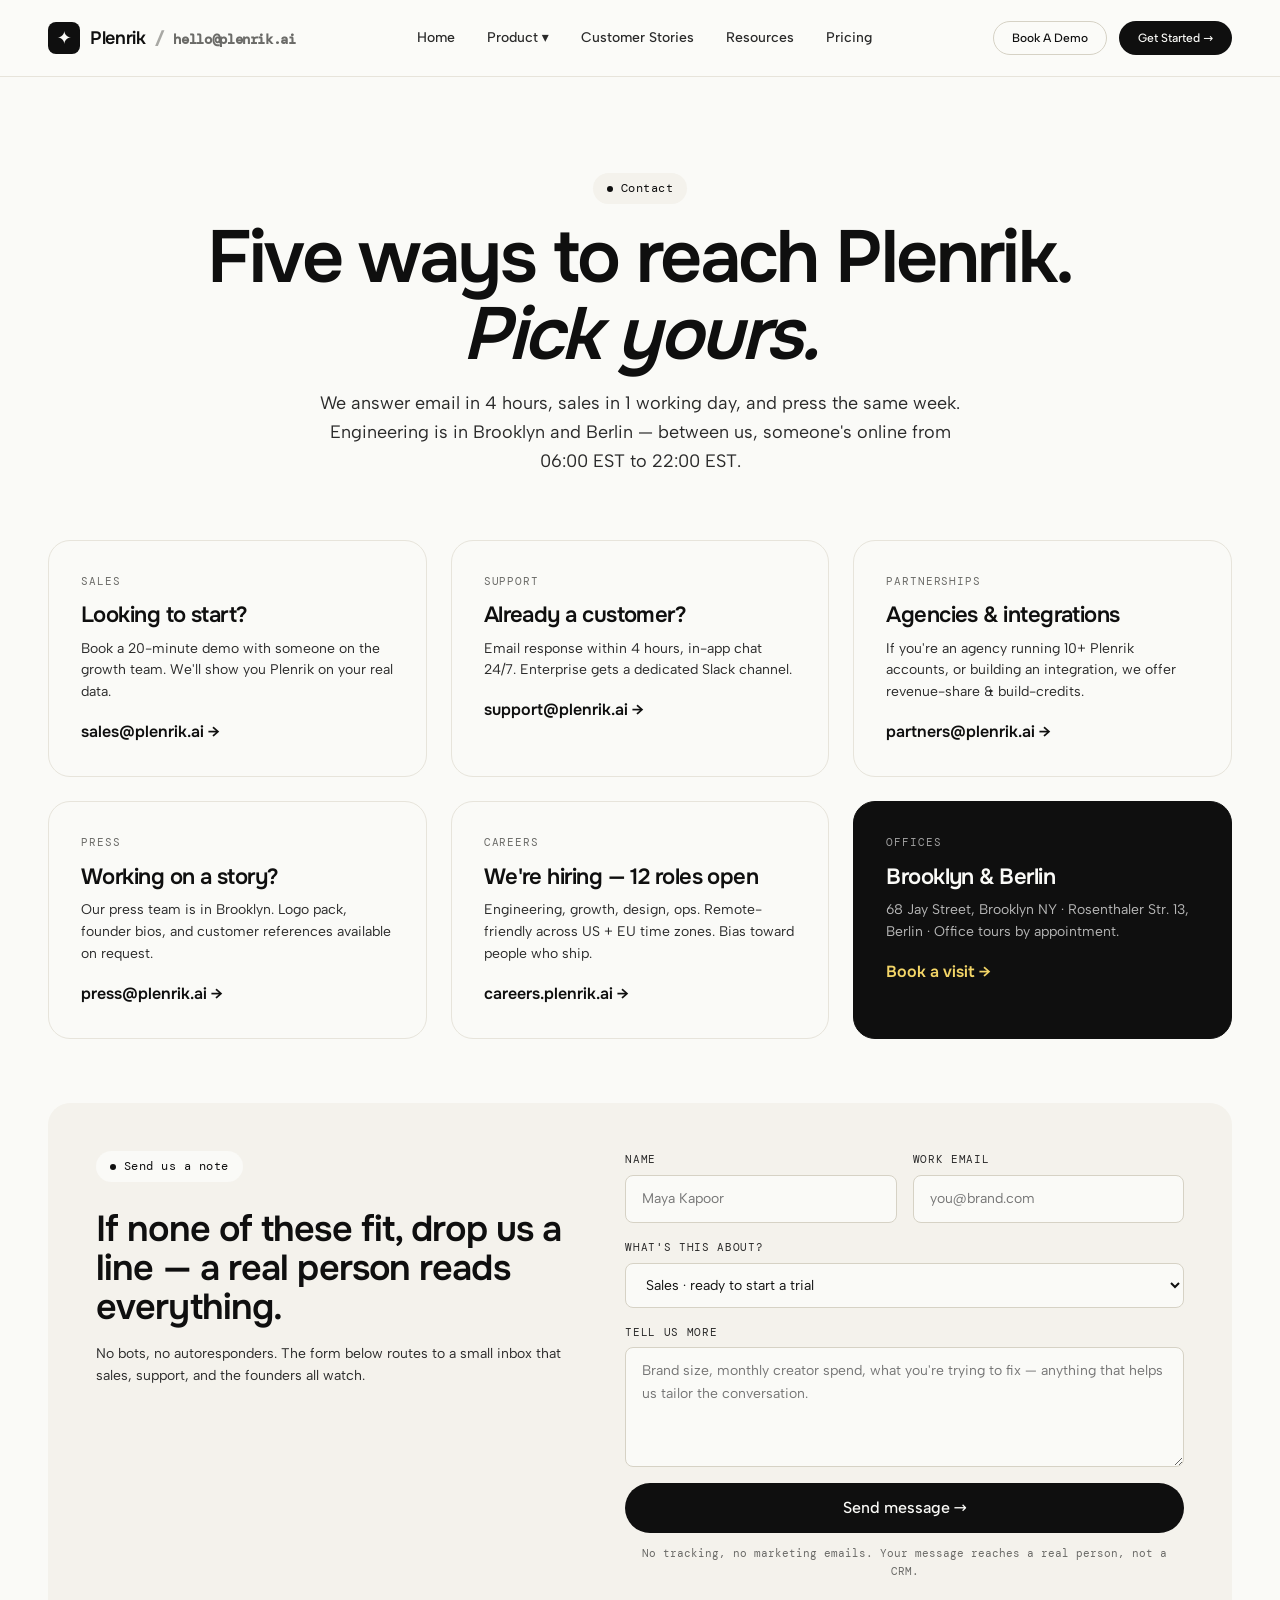
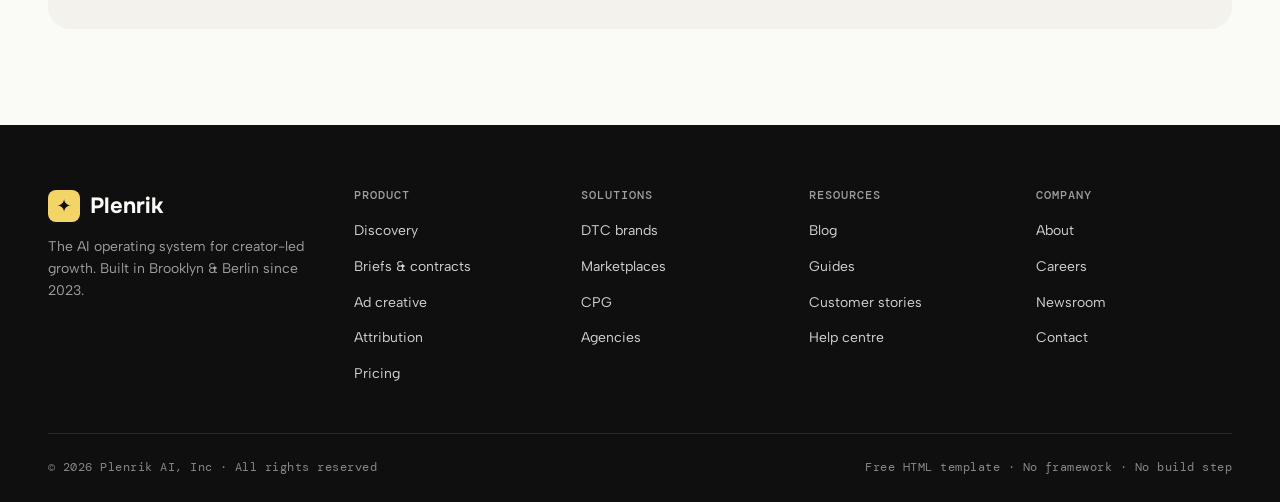
<file: contact.html>
<!doctype html>
<html lang="en">
<head>
  <meta charset="utf-8" />
  <meta name="viewport" content="width=device-width, initial-scale=1" />
  <title>Contact — Plenrik</title>
  <meta name="description" content="Get in touch with Plenrik — sales, support, partnerships, and press." />
  <meta name="theme-color" content="#FAFAF7" />
  <link rel="preconnect" href="https://fonts.googleapis.com" />
  <link rel="preconnect" href="https://fonts.gstatic.com" crossorigin />
  <link rel="stylesheet" href="https://fonts.googleapis.com/css2?family=Onest:wght@400;500;600;700&family=Albert+Sans:wght@400;500;600;700&family=DM+Mono:wght@400;500&family=Lobster&family=Plus+Jakarta+Sans:wght@600;700&display=swap" />
  <link rel="stylesheet" href="assets/css/styles.css" />
</head>
<body>
  <a class="skip-link" href="#main">Skip to content</a>

  <header class="site-header">
    <div class="container">
      <a href="index.html" class="brand"><span class="brand-mark">✦</span> <span><strong style="font-weight:600">Plenrik</strong> <span class="dot">/</span> <span class="at">hello@plenrik.ai</span></span></a>
      <nav class="main-nav" aria-label="Primary">
        <a href="index.html">Home</a>
        <a href="product.html">Product ▾</a>
        <a href="stories.html">Customer Stories</a>
        <a href="resources.html">Resources</a>
        <a href="pricing.html">Pricing</a>
      </nav>
      <div class="header-cta">
        <a href="#" class="btn btn--ghost btn--sm">Book A Demo</a>
        <a href="pricing.html" class="btn btn--ink btn--sm">Get Started →</a>
        <button class="nav-toggle" aria-label="Open menu">≡</button>
      </div>
    </div>
  </header>

  <div class="drawer" id="drawer" aria-hidden="true">
    <div class="drawer-head"><a href="index.html" class="brand"><span class="brand-mark">✦</span> Plenrik</a><button class="drawer-close">Close ✕</button></div>
    <a href="index.html">Home</a><a href="product.html">Product</a><a href="stories.html">Customer Stories</a>
    <a href="resources.html">Resources</a><a href="pricing.html">Pricing</a>
  </div>

  <main id="main">

    <section class="page-head">
      <div class="container">
        <span class="section-eyebrow"><span class="dot"></span> Contact</span>
        <h1>Five ways to reach Plenrik. <em>Pick yours.</em></h1>
        <p>We answer email in 4 hours, sales in 1 working day, and press the same week. Engineering is in Brooklyn and Berlin — between us, someone's online from 06:00 EST to 22:00 EST.</p>
      </div>
    </section>

    <section class="section" style="padding-top: 0">
      <div class="container">
        <div style="display: grid; grid-template-columns: repeat(3, 1fr); gap: var(--s5); margin-bottom: var(--s8)">

          <article class="story-card" style="padding: var(--s6)">
            <div class="cat" style="font-family: var(--ff-mono); font-size: 11px; letter-spacing: 0.08em; text-transform: uppercase; color: var(--ink-mute); margin-bottom: var(--s3)">SALES</div>
            <h3 style="font-size: var(--text-lg); margin-bottom: var(--s2)">Looking to start?</h3>
            <p style="color: var(--fg-soft); font-size: var(--text-sm); line-height: 1.55; margin-bottom: var(--s4)">Book a 20-minute demo with someone on the growth team. We'll show you Plenrik on your real data.</p>
            <a href="mailto:sales@plenrik.ai" style="font-family: var(--ff-display); font-weight: 600; color: var(--ink)">sales@plenrik.ai →</a>
          </article>

          <article class="story-card" style="padding: var(--s6)">
            <div class="cat" style="font-family: var(--ff-mono); font-size: 11px; letter-spacing: 0.08em; text-transform: uppercase; color: var(--ink-mute); margin-bottom: var(--s3)">SUPPORT</div>
            <h3 style="font-size: var(--text-lg); margin-bottom: var(--s2)">Already a customer?</h3>
            <p style="color: var(--fg-soft); font-size: var(--text-sm); line-height: 1.55; margin-bottom: var(--s4)">Email response within 4 hours, in-app chat 24/7. Enterprise gets a dedicated Slack channel.</p>
            <a href="mailto:support@plenrik.ai" style="font-family: var(--ff-display); font-weight: 600; color: var(--ink)">support@plenrik.ai →</a>
          </article>

          <article class="story-card" style="padding: var(--s6)">
            <div class="cat" style="font-family: var(--ff-mono); font-size: 11px; letter-spacing: 0.08em; text-transform: uppercase; color: var(--ink-mute); margin-bottom: var(--s3)">PARTNERSHIPS</div>
            <h3 style="font-size: var(--text-lg); margin-bottom: var(--s2)">Agencies &amp; integrations</h3>
            <p style="color: var(--fg-soft); font-size: var(--text-sm); line-height: 1.55; margin-bottom: var(--s4)">If you're an agency running 10+ Plenrik accounts, or building an integration, we offer revenue-share &amp; build-credits.</p>
            <a href="mailto:partners@plenrik.ai" style="font-family: var(--ff-display); font-weight: 600; color: var(--ink)">partners@plenrik.ai →</a>
          </article>

          <article class="story-card" style="padding: var(--s6)">
            <div class="cat" style="font-family: var(--ff-mono); font-size: 11px; letter-spacing: 0.08em; text-transform: uppercase; color: var(--ink-mute); margin-bottom: var(--s3)">PRESS</div>
            <h3 style="font-size: var(--text-lg); margin-bottom: var(--s2)">Working on a story?</h3>
            <p style="color: var(--fg-soft); font-size: var(--text-sm); line-height: 1.55; margin-bottom: var(--s4)">Our press team is in Brooklyn. Logo pack, founder bios, and customer references available on request.</p>
            <a href="mailto:press@plenrik.ai" style="font-family: var(--ff-display); font-weight: 600; color: var(--ink)">press@plenrik.ai →</a>
          </article>

          <article class="story-card" style="padding: var(--s6)">
            <div class="cat" style="font-family: var(--ff-mono); font-size: 11px; letter-spacing: 0.08em; text-transform: uppercase; color: var(--ink-mute); margin-bottom: var(--s3)">CAREERS</div>
            <h3 style="font-size: var(--text-lg); margin-bottom: var(--s2)">We're hiring — 12 roles open</h3>
            <p style="color: var(--fg-soft); font-size: var(--text-sm); line-height: 1.55; margin-bottom: var(--s4)">Engineering, growth, design, ops. Remote-friendly across US + EU time zones. Bias toward people who ship.</p>
            <a href="#" style="font-family: var(--ff-display); font-weight: 600; color: var(--ink)">careers.plenrik.ai →</a>
          </article>

          <article class="story-card" style="padding: var(--s6); background: var(--ink); color: var(--paper); border-color: var(--ink)">
            <div class="cat" style="font-family: var(--ff-mono); font-size: 11px; letter-spacing: 0.08em; text-transform: uppercase; color: rgba(255,255,255,0.6); margin-bottom: var(--s3)">OFFICES</div>
            <h3 style="font-size: var(--text-lg); margin-bottom: var(--s2); color: var(--paper)">Brooklyn &amp; Berlin</h3>
            <p style="color: rgba(255,255,255,0.7); font-size: var(--text-sm); line-height: 1.55; margin-bottom: var(--s4)">68 Jay Street, Brooklyn NY · Rosenthaler Str. 13, Berlin · Office tours by appointment.</p>
            <a href="#" style="font-family: var(--ff-display); font-weight: 600; color: var(--mustard)">Book a visit →</a>
          </article>

        </div>

        <!-- Send-a-message form -->
        <div style="display: grid; grid-template-columns: 1fr 1.2fr; gap: var(--s8); align-items: start; padding: var(--s7); background: var(--paper-soft); border-radius: var(--r-lg)">
          <div>
            <span class="section-eyebrow" style="background: var(--paper)"><span class="dot"></span> Send us a note</span>
            <h2 style="font-size: var(--text-2xl); margin-top: var(--s3); margin-bottom: var(--s4)">If none of these fit, drop us a line — a real person reads everything.</h2>
            <p style="color: var(--fg-soft); font-size: var(--text-sm); line-height: 1.6">No bots, no autoresponders. The form below routes to a small inbox that sales, support, and the founders all watch.</p>
          </div>

          <form onsubmit="event.preventDefault(); this.querySelector('button[type=submit]').textContent='Sent ✓ — we will reply within 24 hours';">
            <div style="display: grid; grid-template-columns: 1fr 1fr; gap: var(--s4); margin-bottom: var(--s4)">
              <label style="display: grid; gap: 6px">
                <span style="font-family: var(--ff-mono); font-size: 11px; letter-spacing: 0.06em; text-transform: uppercase; color: var(--fg-soft)">Name</span>
                <input type="text" required placeholder="Maya Kapoor" style="padding: 12px 16px; border: 1px solid var(--rule-strong); border-radius: var(--r-sm); background: var(--paper); font-size: var(--text-sm)" />
              </label>
              <label style="display: grid; gap: 6px">
                <span style="font-family: var(--ff-mono); font-size: 11px; letter-spacing: 0.06em; text-transform: uppercase; color: var(--fg-soft)">Work email</span>
                <input type="email" required placeholder="you@brand.com" style="padding: 12px 16px; border: 1px solid var(--rule-strong); border-radius: var(--r-sm); background: var(--paper); font-size: var(--text-sm)" />
              </label>
            </div>
            <label style="display: grid; gap: 6px; margin-bottom: var(--s4)">
              <span style="font-family: var(--ff-mono); font-size: 11px; letter-spacing: 0.06em; text-transform: uppercase; color: var(--fg-soft)">What's this about?</span>
              <select style="padding: 12px 16px; border: 1px solid var(--rule-strong); border-radius: var(--r-sm); background: var(--paper); font-size: var(--text-sm)">
                <option>Sales · ready to start a trial</option>
                <option>Demo · want to see the platform on our data</option>
                <option>Partnership · agency or integration</option>
                <option>Press · working on a story</option>
                <option>Support · we're an existing customer</option>
                <option>Something else</option>
              </select>
            </label>
            <label style="display: grid; gap: 6px; margin-bottom: var(--s4)">
              <span style="font-family: var(--ff-mono); font-size: 11px; letter-spacing: 0.06em; text-transform: uppercase; color: var(--fg-soft)">Tell us more</span>
              <textarea required placeholder="Brand size, monthly creator spend, what you're trying to fix — anything that helps us tailor the conversation." style="padding: 12px 16px; border: 1px solid var(--rule-strong); border-radius: var(--r-sm); background: var(--paper); font-size: var(--text-sm); resize: vertical; min-height: 120px; font-family: var(--ff-body)"></textarea>
            </label>
            <button class="btn btn--ink btn--lg" type="submit" style="width: 100%">Send message →</button>
            <p style="font-family: var(--ff-mono); font-size: 11px; color: var(--fg-mute); margin-top: var(--s3); text-align: center">No tracking, no marketing emails. Your message reaches a real person, not a CRM.</p>
          </form>
        </div>
      </div>
    </section>

  </main>

  <footer class="site-footer">
    <div class="container">
      <div class="footer-grid">
        <div class="footer-brand">
          <div class="mark"><span class="brand-mark">✦</span> Plenrik</div>
          <p>The AI operating system for creator-led growth. Built in Brooklyn &amp; Berlin since 2023.</p>
        </div>
        <div class="footer-col"><h4>Product</h4><ul>
          <li><a href="product.html">Discovery</a></li><li><a href="product.html">Briefs &amp; contracts</a></li>
          <li><a href="product.html">Ad creative</a></li><li><a href="product.html">Attribution</a></li>
          <li><a href="pricing.html">Pricing</a></li>
        </ul></div>
        <div class="footer-col"><h4>Solutions</h4><ul>
          <li><a href="#">DTC brands</a></li><li><a href="#">Marketplaces</a></li>
          <li><a href="#">CPG</a></li><li><a href="#">Agencies</a></li>
        </ul></div>
        <div class="footer-col"><h4>Resources</h4><ul>
          <li><a href="resources.html">Blog</a></li><li><a href="resources.html">Guides</a></li>
          <li><a href="stories.html">Customer stories</a></li><li><a href="#">Help centre</a></li>
        </ul></div>
        <div class="footer-col"><h4>Company</h4><ul>
          <li><a href="#">About</a></li><li><a href="#">Careers</a></li>
          <li><a href="#">Newsroom</a></li><li><a href="#">Contact</a></li>
        </ul></div>
      </div>
      <div class="footer-bottom">
        <span>© 2026 Plenrik AI, Inc · All rights reserved</span>
        <span>Free HTML template · No framework · No build step</span>
      </div>
    </div>
  </footer>

  <script src="assets/js/main.js" defer></script>
</body>
</html>
</file>
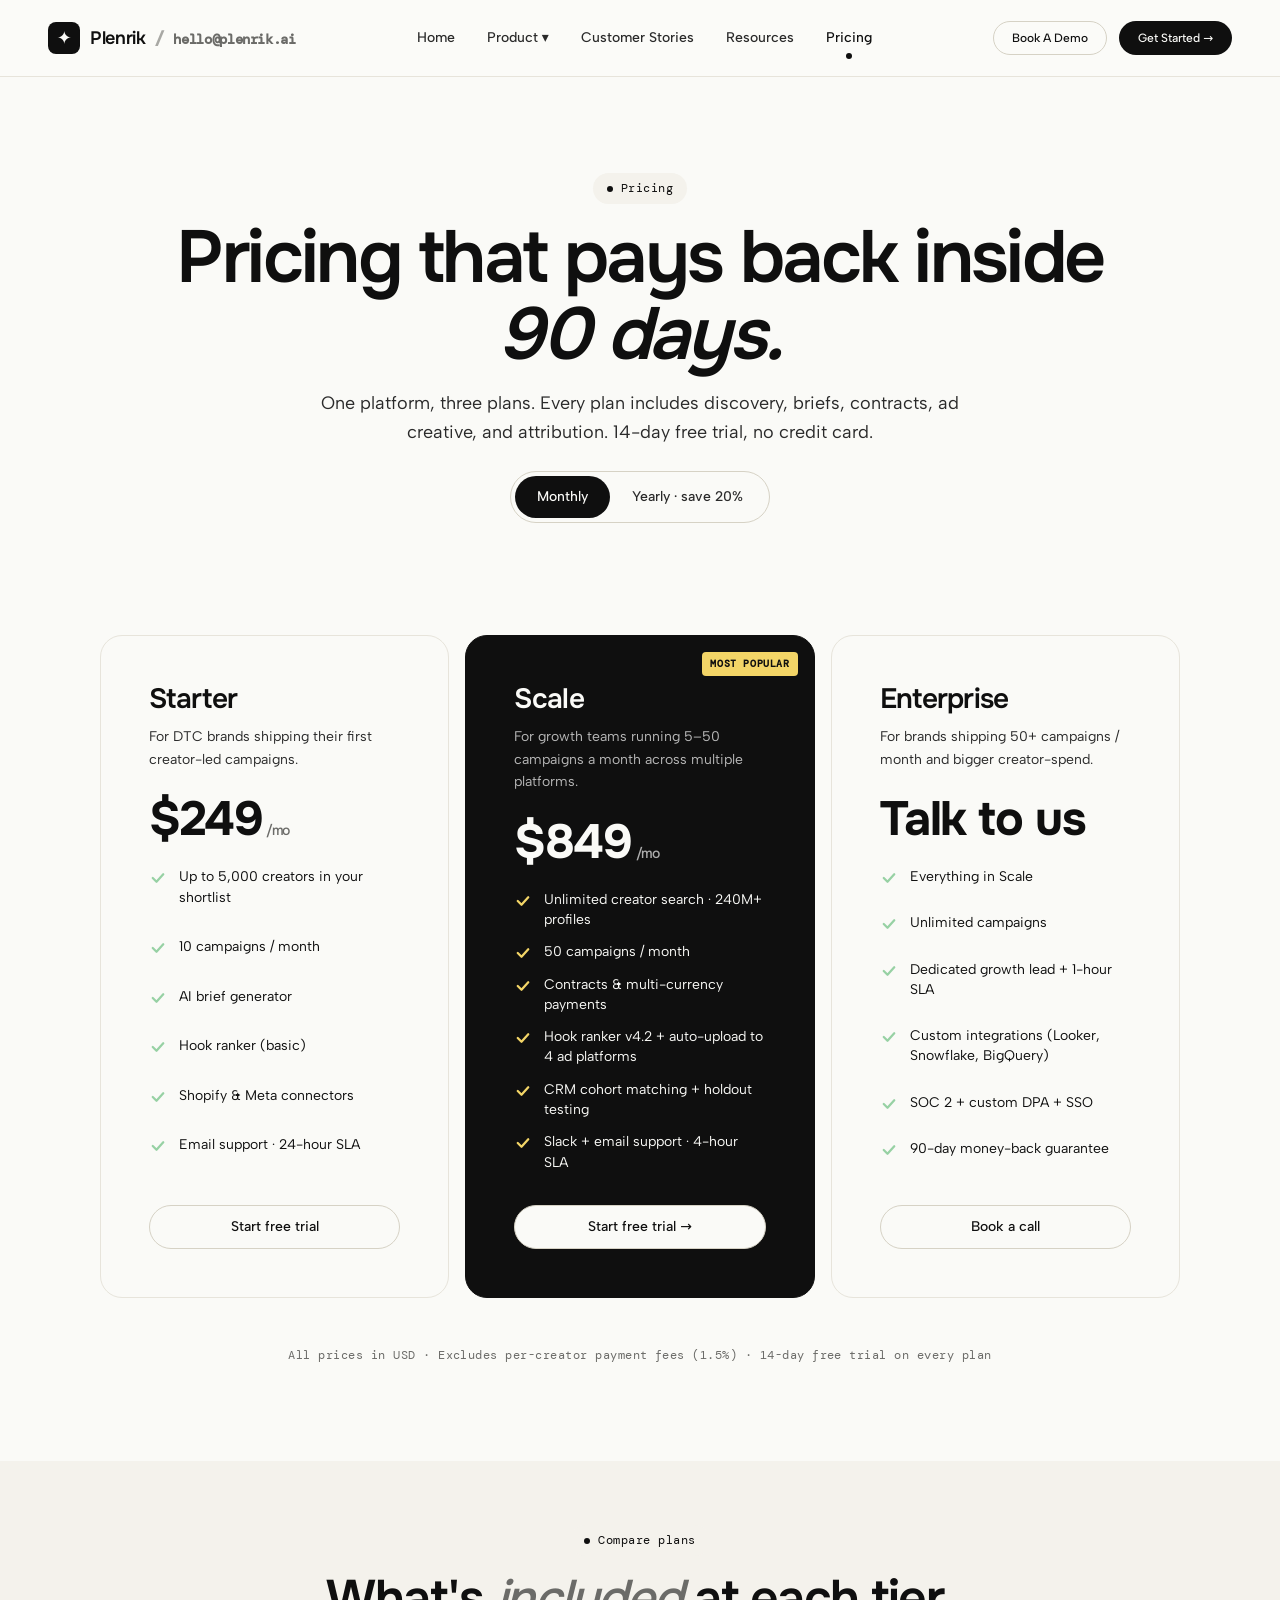
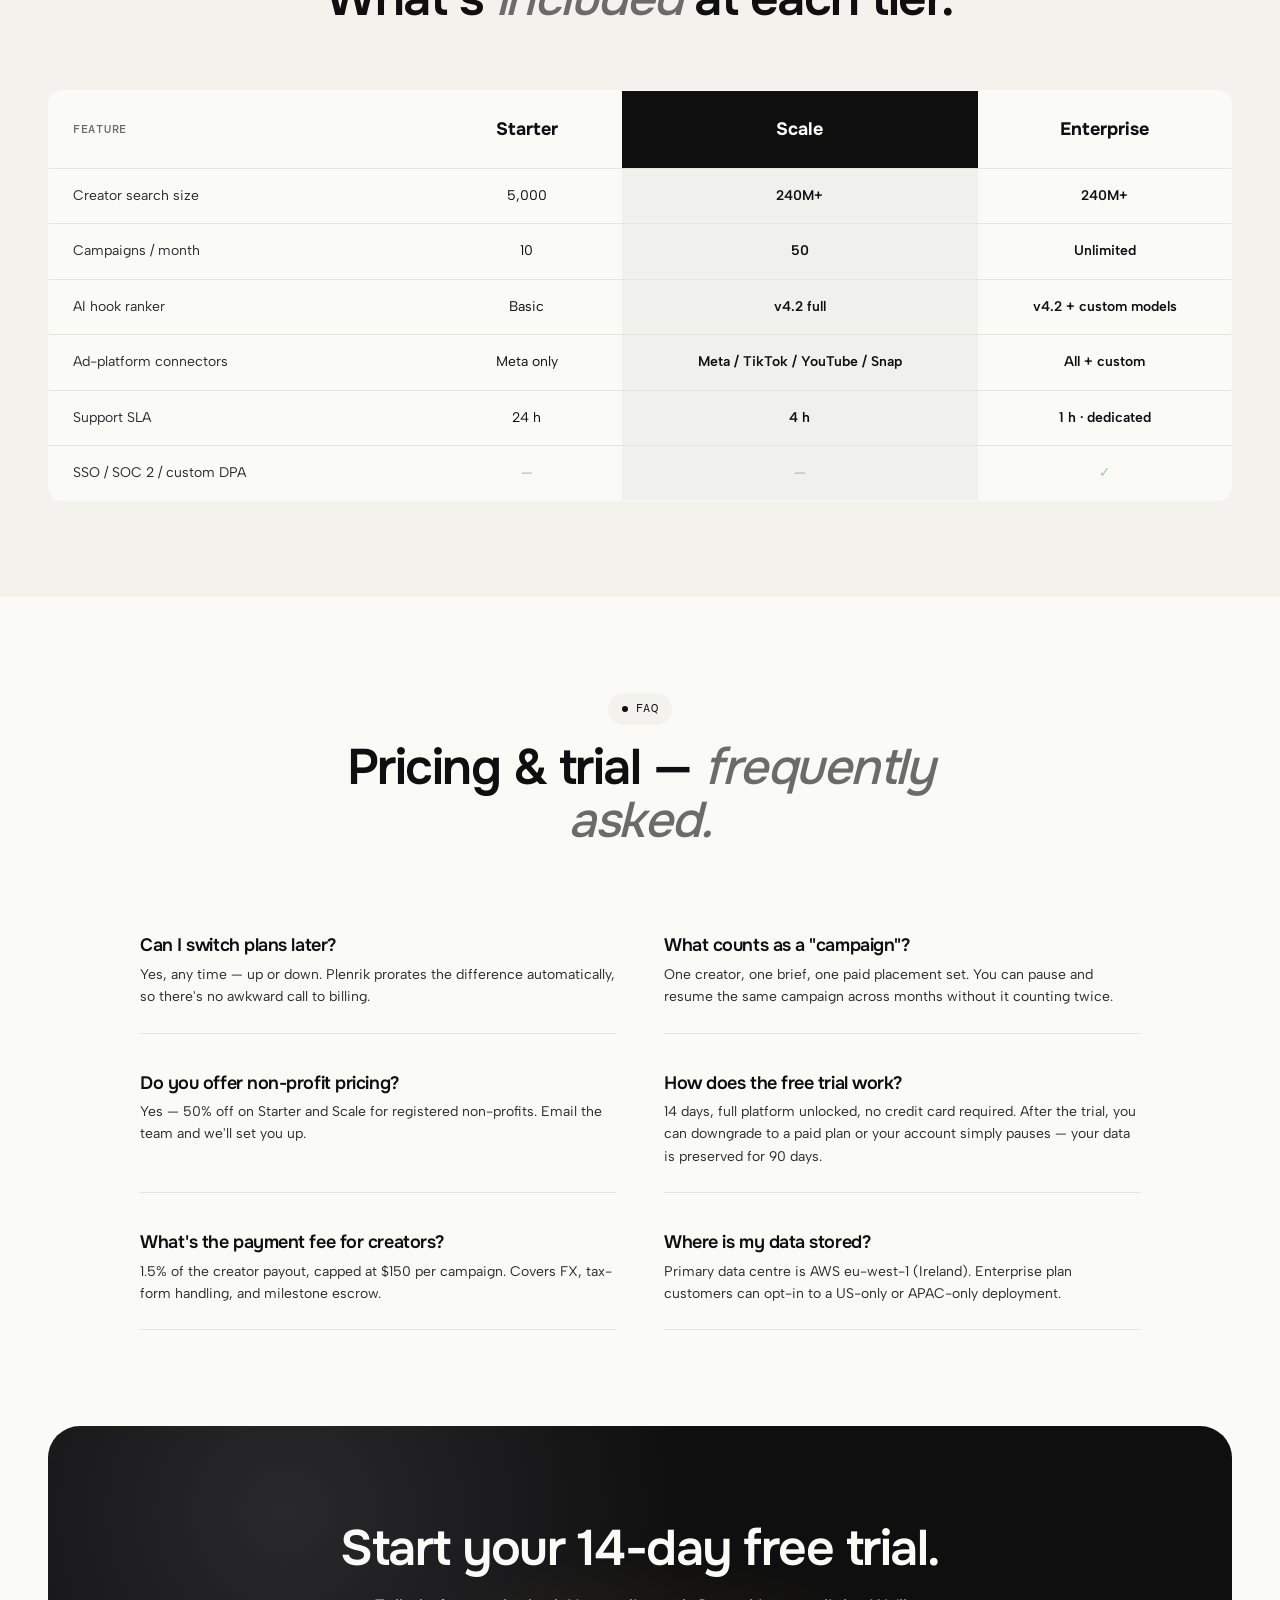
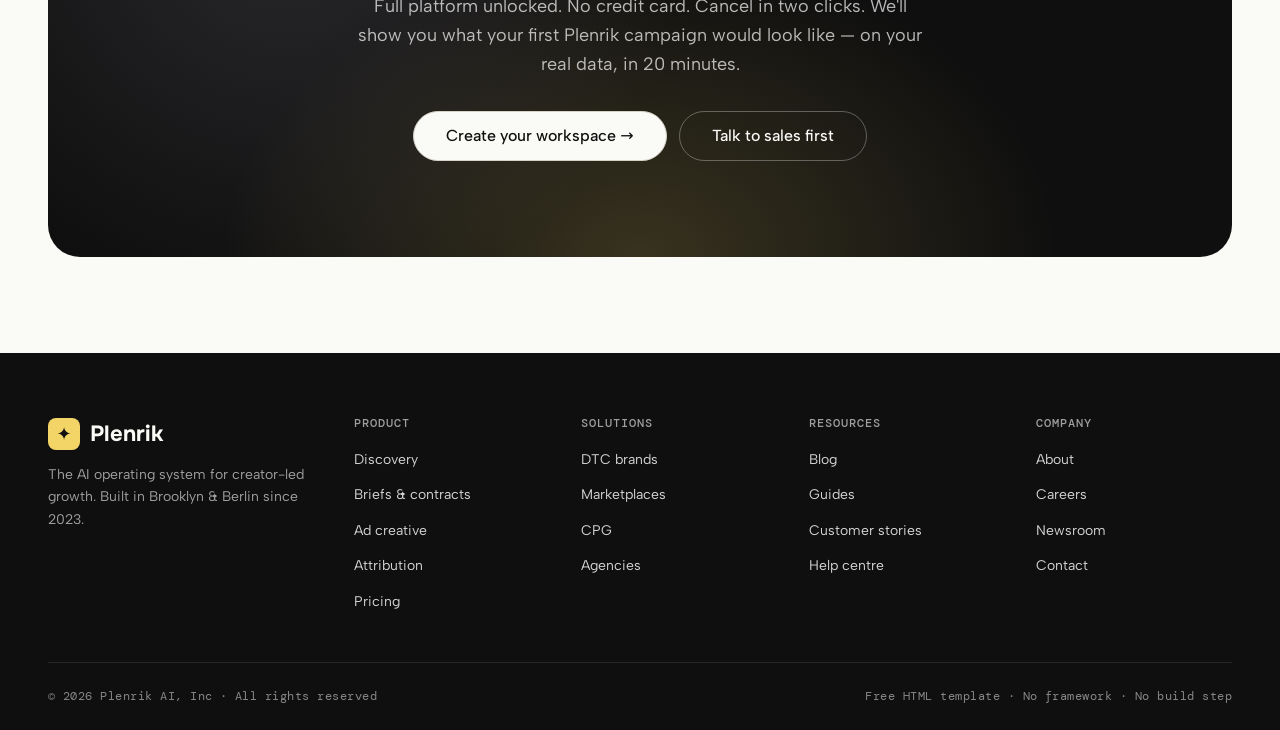
<file: pricing.html>
<!doctype html>
<html lang="en">
<head>
  <meta charset="utf-8" />
  <meta name="viewport" content="width=device-width, initial-scale=1" />
  <title>Pricing — Plenrik</title>
  <meta name="description" content="Plenrik pricing — three plans for teams of every size. 14-day free trial, no credit card, cancel any time." />
  <meta name="theme-color" content="#FAFAF7" />
  <link rel="preconnect" href="https://fonts.googleapis.com" />
  <link rel="preconnect" href="https://fonts.gstatic.com" crossorigin />
  <link rel="stylesheet" href="https://fonts.googleapis.com/css2?family=Onest:wght@400;500;600;700&family=Albert+Sans:wght@400;500;600;700&family=DM+Mono:wght@400;500&family=Lobster&family=Plus+Jakarta+Sans:wght@600;700&display=swap" />
  <link rel="stylesheet" href="assets/css/styles.css" />
</head>
<body>
  <a class="skip-link" href="#main">Skip to content</a>

  <header class="site-header">
    <div class="container">
      <a href="index.html" class="brand"><span class="brand-mark">✦</span> <span><strong style="font-weight:600">Plenrik</strong> <span class="dot">/</span> <span class="at">hello@plenrik.ai</span></span></a>
      <nav class="main-nav" aria-label="Primary">
        <a href="index.html">Home</a>
        <a href="product.html">Product ▾</a>
        <a href="stories.html">Customer Stories</a>
        <a href="resources.html">Resources</a>
        <a href="pricing.html" aria-current="page">Pricing</a>
      </nav>
      <div class="header-cta">
        <a href="#" class="btn btn--ghost btn--sm">Book A Demo</a>
        <a href="#trial" class="btn btn--ink btn--sm">Get Started →</a>
        <button class="nav-toggle" aria-label="Open menu">≡</button>
      </div>
    </div>
  </header>

  <div class="drawer" id="drawer" aria-hidden="true">
    <div class="drawer-head"><a href="index.html" class="brand"><span class="brand-mark">✦</span> Plenrik</a><button class="drawer-close">Close ✕</button></div>
    <a href="index.html">Home</a><a href="product.html">Product</a><a href="stories.html">Customer Stories</a>
    <a href="resources.html">Resources</a><a href="pricing.html">Pricing</a>
  </div>

  <main id="main">

    <section class="page-head">
      <div class="container">
        <span class="section-eyebrow"><span class="dot"></span> Pricing</span>
        <h1>Pricing that pays back inside <em>90 days.</em></h1>
        <p>One platform, three plans. Every plan includes discovery, briefs, contracts, ad creative, and attribution. 14-day free trial, no credit card.</p>
        <div style="display:flex; justify-content:center; margin-top: var(--s5)">
          <div class="price-toggle" role="tablist">
            <button class="is-active" role="tab">Monthly</button>
            <button role="tab">Yearly · save 20%</button>
          </div>
        </div>
      </div>
    </section>

    <section class="section" style="padding-top: 0">
      <div class="container">
        <div class="price-grid">

          <article class="price-card">
            <h3>Starter</h3>
            <p class="desc">For DTC brands shipping their first creator-led campaigns.</p>
            <div class="price-now">$249<small>/mo</small></div>
            <ul>
              <li><svg class="check" viewBox="0 0 24 24" fill="none" stroke="currentColor" stroke-width="3" stroke-linecap="round" stroke-linejoin="round"><polyline points="5 12 10 17 19 7"/></svg> Up to 5,000 creators in your shortlist</li>
              <li><svg class="check" viewBox="0 0 24 24" fill="none" stroke="currentColor" stroke-width="3" stroke-linecap="round" stroke-linejoin="round"><polyline points="5 12 10 17 19 7"/></svg> 10 campaigns / month</li>
              <li><svg class="check" viewBox="0 0 24 24" fill="none" stroke="currentColor" stroke-width="3" stroke-linecap="round" stroke-linejoin="round"><polyline points="5 12 10 17 19 7"/></svg> AI brief generator</li>
              <li><svg class="check" viewBox="0 0 24 24" fill="none" stroke="currentColor" stroke-width="3" stroke-linecap="round" stroke-linejoin="round"><polyline points="5 12 10 17 19 7"/></svg> Hook ranker (basic)</li>
              <li><svg class="check" viewBox="0 0 24 24" fill="none" stroke="currentColor" stroke-width="3" stroke-linecap="round" stroke-linejoin="round"><polyline points="5 12 10 17 19 7"/></svg> Shopify &amp; Meta connectors</li>
              <li><svg class="check" viewBox="0 0 24 24" fill="none" stroke="currentColor" stroke-width="3" stroke-linecap="round" stroke-linejoin="round"><polyline points="5 12 10 17 19 7"/></svg> Email support · 24-hour SLA</li>
            </ul>
            <a href="#trial" class="btn btn--ghost">Start free trial</a>
          </article>

          <article class="price-card is-featured">
            <span class="badge">Most popular</span>
            <h3>Scale</h3>
            <p class="desc">For growth teams running 5–50 campaigns a month across multiple platforms.</p>
            <div class="price-now">$849<small>/mo</small></div>
            <ul>
              <li><svg class="check" viewBox="0 0 24 24" fill="none" stroke="currentColor" stroke-width="3" stroke-linecap="round" stroke-linejoin="round"><polyline points="5 12 10 17 19 7"/></svg> Unlimited creator search · 240M+ profiles</li>
              <li><svg class="check" viewBox="0 0 24 24" fill="none" stroke="currentColor" stroke-width="3" stroke-linecap="round" stroke-linejoin="round"><polyline points="5 12 10 17 19 7"/></svg> 50 campaigns / month</li>
              <li><svg class="check" viewBox="0 0 24 24" fill="none" stroke="currentColor" stroke-width="3" stroke-linecap="round" stroke-linejoin="round"><polyline points="5 12 10 17 19 7"/></svg> Contracts &amp; multi-currency payments</li>
              <li><svg class="check" viewBox="0 0 24 24" fill="none" stroke="currentColor" stroke-width="3" stroke-linecap="round" stroke-linejoin="round"><polyline points="5 12 10 17 19 7"/></svg> Hook ranker v4.2 + auto-upload to 4 ad platforms</li>
              <li><svg class="check" viewBox="0 0 24 24" fill="none" stroke="currentColor" stroke-width="3" stroke-linecap="round" stroke-linejoin="round"><polyline points="5 12 10 17 19 7"/></svg> CRM cohort matching + holdout testing</li>
              <li><svg class="check" viewBox="0 0 24 24" fill="none" stroke="currentColor" stroke-width="3" stroke-linecap="round" stroke-linejoin="round"><polyline points="5 12 10 17 19 7"/></svg> Slack + email support · 4-hour SLA</li>
            </ul>
            <a href="#trial" class="btn btn--paper">Start free trial →</a>
          </article>

          <article class="price-card">
            <h3>Enterprise</h3>
            <p class="desc">For brands shipping 50+ campaigns / month and bigger creator-spend.</p>
            <div class="price-now">Talk to us</div>
            <ul>
              <li><svg class="check" viewBox="0 0 24 24" fill="none" stroke="currentColor" stroke-width="3" stroke-linecap="round" stroke-linejoin="round"><polyline points="5 12 10 17 19 7"/></svg> Everything in Scale</li>
              <li><svg class="check" viewBox="0 0 24 24" fill="none" stroke="currentColor" stroke-width="3" stroke-linecap="round" stroke-linejoin="round"><polyline points="5 12 10 17 19 7"/></svg> Unlimited campaigns</li>
              <li><svg class="check" viewBox="0 0 24 24" fill="none" stroke="currentColor" stroke-width="3" stroke-linecap="round" stroke-linejoin="round"><polyline points="5 12 10 17 19 7"/></svg> Dedicated growth lead + 1-hour SLA</li>
              <li><svg class="check" viewBox="0 0 24 24" fill="none" stroke="currentColor" stroke-width="3" stroke-linecap="round" stroke-linejoin="round"><polyline points="5 12 10 17 19 7"/></svg> Custom integrations (Looker, Snowflake, BigQuery)</li>
              <li><svg class="check" viewBox="0 0 24 24" fill="none" stroke="currentColor" stroke-width="3" stroke-linecap="round" stroke-linejoin="round"><polyline points="5 12 10 17 19 7"/></svg> SOC 2 + custom DPA + SSO</li>
              <li><svg class="check" viewBox="0 0 24 24" fill="none" stroke="currentColor" stroke-width="3" stroke-linecap="round" stroke-linejoin="round"><polyline points="5 12 10 17 19 7"/></svg> 90-day money-back guarantee</li>
            </ul>
            <a href="#" class="btn btn--ghost">Book a call</a>
          </article>

        </div>

        <p style="text-align:center; margin-top:var(--s7); color: var(--fg-mute); font-family: var(--ff-mono); font-size: var(--text-xs); letter-spacing: 0.04em">All prices in USD · Excludes per-creator payment fees (1.5%) · 14-day free trial on every plan</p>
      </div>
    </section>

    <!-- Comparison table — simplified for template -->
    <section class="section" style="background: var(--paper-soft); padding-top: var(--s8)">
      <div class="container">
        <div class="section-head">
          <span class="section-eyebrow"><span class="dot"></span> Compare plans</span>
          <h2>What's <em>included</em> at each tier.</h2>
        </div>

        <div style="overflow-x: auto; -webkit-overflow-scrolling: touch">
          <table style="width: 100%; min-width: 720px; border-collapse: collapse; background: var(--paper); border-radius: var(--r); border: 1px solid var(--rule); overflow: hidden">
            <thead>
              <tr>
                <th style="text-align: left; padding: var(--s5); font-family: var(--ff-mono); font-size: var(--text-xs); letter-spacing: 0.06em; text-transform: uppercase; color: var(--fg-mute); font-weight: 500; border-bottom: 1px solid var(--rule)">Feature</th>
                <th style="text-align: center; padding: var(--s5); font-family: var(--ff-display); font-weight: 700; font-size: var(--text-md); border-bottom: 1px solid var(--rule)">Starter</th>
                <th style="text-align: center; padding: var(--s5); font-family: var(--ff-display); font-weight: 700; font-size: var(--text-md); border-bottom: 1px solid var(--rule); background: var(--ink); color: var(--paper)">Scale</th>
                <th style="text-align: center; padding: var(--s5); font-family: var(--ff-display); font-weight: 700; font-size: var(--text-md); border-bottom: 1px solid var(--rule)">Enterprise</th>
              </tr>
            </thead>
            <tbody style="font-size: var(--text-sm)">
              <tr><td style="padding: var(--s4) var(--s5); border-bottom: 1px solid var(--rule); color: var(--fg-soft)">Creator search size</td><td style="text-align: center; border-bottom: 1px solid var(--rule)">5,000</td><td style="text-align: center; border-bottom: 1px solid var(--rule); background: rgba(15,15,15,0.04); font-weight: 600">240M+</td><td style="text-align: center; border-bottom: 1px solid var(--rule); font-weight: 600">240M+</td></tr>
              <tr><td style="padding: var(--s4) var(--s5); border-bottom: 1px solid var(--rule); color: var(--fg-soft)">Campaigns / month</td><td style="text-align: center; border-bottom: 1px solid var(--rule)">10</td><td style="text-align: center; border-bottom: 1px solid var(--rule); background: rgba(15,15,15,0.04); font-weight: 600">50</td><td style="text-align: center; border-bottom: 1px solid var(--rule); font-weight: 600">Unlimited</td></tr>
              <tr><td style="padding: var(--s4) var(--s5); border-bottom: 1px solid var(--rule); color: var(--fg-soft)">AI hook ranker</td><td style="text-align: center; border-bottom: 1px solid var(--rule)">Basic</td><td style="text-align: center; border-bottom: 1px solid var(--rule); background: rgba(15,15,15,0.04); font-weight: 600">v4.2 full</td><td style="text-align: center; border-bottom: 1px solid var(--rule); font-weight: 600">v4.2 + custom models</td></tr>
              <tr><td style="padding: var(--s4) var(--s5); border-bottom: 1px solid var(--rule); color: var(--fg-soft)">Ad-platform connectors</td><td style="text-align: center; border-bottom: 1px solid var(--rule)">Meta only</td><td style="text-align: center; border-bottom: 1px solid var(--rule); background: rgba(15,15,15,0.04); font-weight: 600">Meta / TikTok / YouTube / Snap</td><td style="text-align: center; border-bottom: 1px solid var(--rule); font-weight: 600">All + custom</td></tr>
              <tr><td style="padding: var(--s4) var(--s5); border-bottom: 1px solid var(--rule); color: var(--fg-soft)">Support SLA</td><td style="text-align: center; border-bottom: 1px solid var(--rule)">24 h</td><td style="text-align: center; border-bottom: 1px solid var(--rule); background: rgba(15,15,15,0.04); font-weight: 600">4 h</td><td style="text-align: center; border-bottom: 1px solid var(--rule); font-weight: 600">1 h · dedicated</td></tr>
              <tr><td style="padding: var(--s4) var(--s5); color: var(--fg-soft)">SSO / SOC 2 / custom DPA</td><td style="text-align: center; color: var(--ink-faint)">—</td><td style="text-align: center; background: rgba(15,15,15,0.04); color: var(--ink-faint)">—</td><td style="text-align: center; color: var(--mint-deep); font-weight: 700">✓</td></tr>
            </tbody>
          </table>
        </div>
      </div>
    </section>

    <!-- FAQ -->
    <section class="section">
      <div class="container">
        <div class="section-head">
          <span class="section-eyebrow"><span class="dot"></span> FAQ</span>
          <h2>Pricing &amp; trial — <em>frequently asked.</em></h2>
        </div>
        <div class="faq-grid">
          <div class="faq-q">
            <h3>Can I switch plans later?</h3>
            <p>Yes, any time — up or down. Plenrik prorates the difference automatically, so there's no awkward call to billing.</p>
          </div>
          <div class="faq-q">
            <h3>What counts as a "campaign"?</h3>
            <p>One creator, one brief, one paid placement set. You can pause and resume the same campaign across months without it counting twice.</p>
          </div>
          <div class="faq-q">
            <h3>Do you offer non-profit pricing?</h3>
            <p>Yes — 50% off on Starter and Scale for registered non-profits. Email the team and we'll set you up.</p>
          </div>
          <div class="faq-q">
            <h3>How does the free trial work?</h3>
            <p>14 days, full platform unlocked, no credit card required. After the trial, you can downgrade to a paid plan or your account simply pauses — your data is preserved for 90 days.</p>
          </div>
          <div class="faq-q">
            <h3>What's the payment fee for creators?</h3>
            <p>1.5% of the creator payout, capped at $150 per campaign. Covers FX, tax-form handling, and milestone escrow.</p>
          </div>
          <div class="faq-q">
            <h3>Where is my data stored?</h3>
            <p>Primary data centre is AWS eu-west-1 (Ireland). Enterprise plan customers can opt-in to a US-only or APAC-only deployment.</p>
          </div>
        </div>
      </div>
    </section>

    <!-- Trial CTA -->
    <section id="trial" style="padding: 0 0 var(--s9)">
      <div class="container">
        <div class="cta-banner">
          <h2>Start your 14-day free trial.</h2>
          <p>Full platform unlocked. No credit card. Cancel in two clicks. We'll show you what your first Plenrik campaign would look like — on your real data, in 20 minutes.</p>
          <div style="display:inline-flex; gap:var(--s3); flex-wrap:wrap; justify-content:center">
            <a href="#" class="btn btn--paper btn--lg">Create your workspace →</a>
            <a href="#" class="btn btn--ghost btn--lg">Talk to sales first</a>
          </div>
        </div>
      </div>
    </section>

  </main>

  <footer class="site-footer">
    <div class="container">
      <div class="footer-grid">
        <div class="footer-brand">
          <div class="mark"><span class="brand-mark">✦</span> Plenrik</div>
          <p>The AI operating system for creator-led growth. Built in Brooklyn &amp; Berlin since 2023.</p>
        </div>
        <div class="footer-col"><h4>Product</h4><ul>
          <li><a href="product.html">Discovery</a></li><li><a href="product.html">Briefs &amp; contracts</a></li>
          <li><a href="product.html">Ad creative</a></li><li><a href="product.html">Attribution</a></li>
          <li><a href="pricing.html">Pricing</a></li>
        </ul></div>
        <div class="footer-col"><h4>Solutions</h4><ul>
          <li><a href="#">DTC brands</a></li><li><a href="#">Marketplaces</a></li>
          <li><a href="#">CPG</a></li><li><a href="#">Agencies</a></li>
        </ul></div>
        <div class="footer-col"><h4>Resources</h4><ul>
          <li><a href="resources.html">Blog</a></li><li><a href="resources.html">Guides</a></li>
          <li><a href="stories.html">Customer stories</a></li><li><a href="#">Help centre</a></li>
        </ul></div>
        <div class="footer-col"><h4>Company</h4><ul>
          <li><a href="#">About</a></li><li><a href="#">Careers</a></li>
          <li><a href="#">Newsroom</a></li><li><a href="#">Contact</a></li>
        </ul></div>
      </div>
      <div class="footer-bottom">
        <span>© 2026 Plenrik AI, Inc · All rights reserved</span>
        <span>Free HTML template · No framework · No build step</span>
      </div>
    </div>
  </footer>

  <script src="assets/js/main.js" defer></script>
</body>
</html>
</file>
<file: assets/css/styles.css>
/* =============================================================
   PLENRIK — AI Influencer Marketing Landing HTML Template
   Warm off-white surface · orbital floating-cards hero · soft pastels
   ============================================================= */

/* ---------- Tokens ---------- */
:root {
  /* surfaces */
  --paper:        #FAFAF7;
  --paper-soft:   #F4F2EC;
  --paper-dim:    #ECE9E1;
  --white:        #FFFFFF;

  /* ink */
  --ink:          #0F0F0F;
  --ink-soft:     #2A2A2A;
  --ink-mute:     #6B6B68;
  --ink-faint:    #A8A8A4;
  --rule:         #E7E4DB;
  --rule-strong:  #D6D2C5;

  /* pastel card palette */
  --lavender:      #E5DCFA;
  --lavender-deep: #C9B8F0;
  --mustard:       #F3D567;
  --mustard-deep:  #E5C04A;
  --mint:          #C5E8CC;
  --mint-deep:     #97D1A4;
  --coral:         #FFD0C5;
  --coral-deep:    #FFB39E;
  --peach:         #FFDCBA;
  --rose:          #FBC8D5;
  --sky:           #D2E3F4;

  /* hero gradient (curved arc behind phone) */
  --grad-arc: radial-gradient(circle at 50% 90%, #FFD4A8 0%, #FFB892 18%, #FFE3CB 38%, #FAEED9 56%, transparent 75%);

  /* semantic */
  --bg:           var(--paper);
  --fg:           var(--ink);
  --fg-soft:      var(--ink-soft);
  --fg-mute:      var(--ink-mute);

  /* type */
  --ff-display:   'Onest', system-ui, -apple-system, 'Segoe UI', sans-serif;
  --ff-body:      'Albert Sans', system-ui, -apple-system, 'Segoe UI', sans-serif;
  --ff-mono:      'DM Mono', ui-monospace, 'SF Mono', Menlo, monospace;

  --text-xs:      12px;
  --text-sm:      14px;
  --text-base:    16px;
  --text-md:      18px;
  --text-lg:      22px;
  --text-xl:      28px;
  --text-2xl:     36px;
  --text-3xl:     48px;
  --text-display: clamp(2rem, 1.2rem + 2.4vw, 3.5rem);
  --text-hero:    clamp(2.5rem, 1.4rem + 4vw, 5.5rem);

  /* spacing */
  --s1: 4px; --s2: 8px; --s3: 12px; --s4: 16px; --s5: 24px;
  --s6: 32px; --s7: 48px; --s8: 64px; --s9: 96px; --s10: 128px;

  /* layout */
  --container:    1240px;
  --container-pad: 28px;

  /* radii */
  --r-sm: 8px;
  --r:    14px;
  --r-lg: 22px;
  --r-xl: 32px;

  /* shadow */
  --shadow-sm:  0 2px 6px rgba(15,15,15,0.04);
  --shadow:     0 12px 32px -16px rgba(15,15,15,0.16), 0 4px 8px -4px rgba(15,15,15,0.04);
  --shadow-lg:  0 24px 60px -28px rgba(15,15,15,0.24), 0 6px 16px -8px rgba(15,15,15,0.06);
  --shadow-card: 0 14px 30px -12px rgba(15,15,15,0.14), 0 6px 12px -6px rgba(15,15,15,0.04);

  /* motion */
  --ease: cubic-bezier(0.22, 1, 0.36, 1);
}

/* ---------- Reset ---------- */
*, *::before, *::after { box-sizing: border-box; }
html { scroll-behavior: smooth; -webkit-text-size-adjust: 100%; background: var(--paper); }
body {
  margin: 0;
  font-family: var(--ff-body);
  font-size: var(--text-base);
  line-height: 1.6;
  color: var(--fg);
  background: var(--paper);
  -webkit-font-smoothing: antialiased;
  text-rendering: optimizeLegibility;
}
h1, h2, h3, h4, h5 {
  margin: 0;
  font-family: var(--ff-display);
  font-weight: 600;
  letter-spacing: -0.025em;
  color: var(--fg);
  line-height: 1.08;
}
p { margin: 0; }
img, svg { display: block; max-width: 100%; }
img { height: auto; }
a { color: inherit; text-decoration: none; transition: color 180ms var(--ease); }
a:hover { color: var(--ink); }
button { font: inherit; border: 0; background: transparent; cursor: pointer; color: inherit; }
ul, ol { margin: 0; padding: 0; list-style: none; }
input, select, textarea { font: inherit; color: inherit; }
::selection { background: var(--ink); color: var(--paper); }

.skip-link {
  position: absolute; top: -100px; left: var(--s4);
  background: var(--ink); color: var(--paper);
  padding: var(--s2) var(--s4); border-radius: var(--r-sm); z-index: 1000;
}
.skip-link:focus { top: var(--s4); }

/* ---------- Container ---------- */
.container {
  max-width: var(--container);
  margin: 0 auto;
  padding: 0 var(--container-pad);
  width: 100%;
}

/* ---------- Header ---------- */
.site-header {
  position: sticky; top: 0; z-index: 60;
  background: color-mix(in oklab, var(--paper) 88%, white);
  backdrop-filter: saturate(140%) blur(10px);
  -webkit-backdrop-filter: saturate(140%) blur(10px);
  border-bottom: 1px solid var(--rule);
}
.site-header .container {
  display: grid;
  grid-template-columns: auto 1fr auto;
  align-items: center;
  height: 76px;
  gap: var(--s7);
}
.brand {
  display: inline-flex; align-items: center; gap: 10px;
  font-family: var(--ff-display);
  font-weight: 600; font-size: var(--text-md);
  letter-spacing: -0.02em;
  color: var(--ink);
}
.brand-mark {
  width: 32px; height: 32px;
  background: var(--ink); color: var(--paper);
  border-radius: 8px;
  display: grid; place-items: center;
  font-size: 18px;
}
.brand .dot { color: var(--ink-faint); font-family: var(--ff-mono); margin: 0 4px; }
.brand .at  { color: var(--ink-mute); font-family: var(--ff-mono); font-size: 14px; }

.main-nav {
  display: flex;
  gap: var(--s6);
  justify-content: center;
}
.main-nav a {
  font-size: var(--text-sm);
  font-weight: 500;
  color: var(--fg-soft);
  display: inline-flex;
  align-items: center;
  gap: 4px;
  padding: 8px 0;
  position: relative;
}
.main-nav a:hover { color: var(--ink); }
.main-nav a[aria-current="page"] { color: var(--ink); }
.main-nav a[aria-current="page"]::after {
  content: ''; position: absolute;
  left: 50%; bottom: -2px;
  width: 6px; height: 6px;
  background: var(--ink);
  border-radius: 999px;
  transform: translateX(-50%);
}

.header-cta { display: inline-flex; align-items: center; gap: var(--s3); }
.nav-toggle {
  display: none;
  padding: 8px;
  font-size: 22px;
  color: var(--ink);
}

/* ---------- Buttons ---------- */
.btn {
  display: inline-flex; align-items: center; justify-content: center; gap: 8px;
  padding: 14px 26px;
  border-radius: 999px;
  font-family: var(--ff-body);
  font-weight: 500;
  font-size: var(--text-sm);
  line-height: 1;
  transition: background 180ms var(--ease), color 180ms var(--ease), transform 180ms var(--ease);
  border: 1px solid transparent;
  white-space: nowrap;
  cursor: pointer;
}
.btn--ink { background: var(--ink); color: var(--paper); }
.btn--ink:hover { background: var(--ink-soft); color: var(--paper); transform: translateY(-1px); }
.btn--paper { background: var(--paper); color: var(--ink); border-color: var(--rule-strong); }
.btn--paper:hover { background: var(--ink); color: var(--paper); border-color: var(--ink); }
.btn--ghost { background: transparent; color: var(--ink); border-color: var(--rule-strong); }
.btn--ghost:hover { background: var(--ink); color: var(--paper); border-color: var(--ink); }
.btn--sm { padding: 10px 18px; font-size: var(--text-xs); }
.btn--lg { padding: 16px 32px; font-size: var(--text-base); }

/* ---------- Mobile drawer ---------- */
.drawer {
  position: fixed; inset: 0;
  background: var(--paper);
  z-index: 100;
  transform: translateX(100%);
  transition: transform 320ms var(--ease);
  display: flex; flex-direction: column;
  padding: var(--s7) var(--s5); gap: var(--s4);
  visibility: hidden;
}
.drawer.is-open { transform: translateX(0); visibility: visible; }
.drawer .drawer-head { display: flex; justify-content: space-between; align-items: center; margin-bottom: var(--s4); }
.drawer-close { font-family: var(--ff-mono); font-size: var(--text-xs); letter-spacing: 0.1em; color: var(--ink); padding: 8px 12px; border: 1px solid var(--rule-strong); border-radius: var(--r-sm); }
.drawer a {
  font-family: var(--ff-display); font-weight: 600;
  font-size: var(--text-xl); color: var(--ink);
  padding: 12px 0;
  border-bottom: 1px solid var(--rule);
}

/* ---------- HERO ---------- */
.hero {
  position: relative;
  padding: var(--s8) 0 var(--s9);
  overflow: hidden;
  text-align: center;
}
.hero-grad {
  position: absolute;
  left: 50%; top: 38%; transform: translateX(-50%);
  width: 920px; height: 820px;
  max-width: 96vw;
  background: var(--grad-arc);
  filter: blur(10px);
  pointer-events: none;
  z-index: 0;
}
.hero-inner {
  position: relative; z-index: 2;
}
.hero .pill-eyebrow {
  display: inline-flex; align-items: center; gap: 8px;
  padding: 8px 16px;
  background: var(--paper);
  border: 1px solid var(--rule-strong);
  border-radius: 999px;
  font-family: var(--ff-mono);
  font-size: var(--text-xs);
  letter-spacing: 0.04em;
  color: var(--fg-soft);
  margin-bottom: var(--s5);
  box-shadow: var(--shadow-sm);
}
.hero .pill-eyebrow .dot {
  width: 6px; height: 6px;
  border-radius: 999px;
  background: var(--mint-deep);
  box-shadow: 0 0 0 4px rgba(151, 209, 164, 0.3);
}
.hero h1 {
  font-size: var(--text-hero);
  line-height: 1.02;
  letter-spacing: -0.035em;
  font-weight: 600;
  max-width: 18ch;
  margin: 0 auto var(--s4);
}
.hero h1 em {
  font-style: italic;
  font-weight: 500;
  color: var(--ink-mute);
}
.hero-sub {
  font-size: var(--text-md);
  color: var(--fg-soft);
  max-width: 50ch;
  margin: 0 auto var(--s6);
  line-height: 1.55;
}
.hero-cta {
  display: inline-flex;
  gap: var(--s3);
  margin-bottom: var(--s9);
  flex-wrap: wrap;
  justify-content: center;
}

/* ---------- HERO orbital cards ---------- */
.hero-stage {
  position: relative;
  margin: 0 auto;
  max-width: 940px;
  height: 480px;
  z-index: 2;
}
.phone {
  position: absolute;
  left: 50%; bottom: 0;
  transform: translateX(-50%);
  width: 280px; height: 460px;
  background: var(--ink);
  border-radius: 44px;
  padding: 10px;
  box-shadow: 0 30px 60px -20px rgba(15,15,15,0.35);
  z-index: 3;
}
.phone::after {
  content: '';
  position: absolute;
  top: 18px; left: 50%; transform: translateX(-50%);
  width: 100px; height: 22px;
  background: var(--ink);
  border-radius: 999px;
  z-index: 5;
}
.phone-screen {
  width: 100%; height: 100%;
  border-radius: 36px;
  overflow: hidden;
  position: relative;
  background: var(--paper);
}
.phone-screen img {
  width: 100%; height: 100%;
  object-fit: cover;
}
.phone-screen .live-bar {
  position: absolute;
  top: 14px; left: 14px; right: 14px;
  display: flex; align-items: center; gap: 8px;
  font-family: var(--ff-mono);
  font-size: 10px;
  color: var(--paper);
  z-index: 4;
}
.phone-screen .live-bar .avatar {
  width: 26px; height: 26px;
  border-radius: 999px;
  background: var(--paper);
  border: 2px solid var(--paper);
  overflow: hidden;
}
.phone-screen .live-bar .avatar img { width: 100%; height: 100%; object-fit: cover; }
.phone-screen .live-bar .username { font-weight: 500; }
.phone-screen .live-bar .live {
  margin-left: auto;
  background: #E11D48; color: var(--paper);
  padding: 3px 8px;
  border-radius: 4px;
  font-weight: 600;
  font-size: 9px;
  letter-spacing: 0.08em;
}

/* Floating annotation cards */
.float-card {
  position: absolute;
  border-radius: var(--r);
  padding: var(--s3) var(--s4);
  box-shadow: var(--shadow-card);
  z-index: 4;
  display: inline-flex; align-items: center; gap: var(--s3);
  background: var(--white);
  transition: transform 240ms var(--ease), box-shadow 240ms var(--ease);
}
.float-card:hover { transform: translateY(-3px); box-shadow: var(--shadow-lg); }
.float-card .ic {
  width: 38px; height: 38px;
  border-radius: 10px;
  display: grid; place-items: center;
  flex-shrink: 0;
}
.float-card .ic img { width: 100%; height: 100%; object-fit: cover; border-radius: 10px; }
.float-card .l-eyebrow {
  display: block;
  font-family: var(--ff-mono);
  font-size: 10px;
  letter-spacing: 0.06em;
  color: var(--fg-mute);
  margin-bottom: 2px;
  text-transform: uppercase;
}
.float-card .l-val {
  font-family: var(--ff-display);
  font-weight: 600;
  font-size: var(--text-md);
  color: var(--ink);
  display: inline-flex; align-items: center; gap: 4px;
}
.float-card .l-val small {
  font-size: 12px;
  color: var(--fg-mute);
  font-weight: 500;
}
.float-card .l-val .up { color: var(--mint-deep); font-size: 14px; }

.fc-product {
  top: 60px; left: 8%;
  background: var(--lavender);
  padding: var(--s3);
}
.fc-product .img {
  width: 64px; height: 64px;
  background: var(--white);
  border-radius: 12px;
  overflow: hidden;
}
.fc-product .img img { width: 100%; height: 100%; object-fit: cover; }
.fc-product .tag {
  position: absolute; top: 6px; right: 6px;
  background: var(--ink); color: var(--paper);
  font-family: var(--ff-mono); font-size: 9px; font-weight: 600;
  padding: 2px 6px; border-radius: 4px;
}

.fc-rating {
  top: 240px; left: 16%;
  background: var(--rose);
  padding: 10px 16px;
}
.fc-rating .stars {
  color: var(--ink); font-size: 14px; letter-spacing: 2px;
}

.fc-engagement {
  bottom: 100px; left: 2%;
  background: var(--mustard);
}
.fc-engagement .ic {
  background: rgba(15,15,15,0.08);
  color: var(--ink);
  font-size: 20px;
}

.fc-items {
  top: 40px; right: 8%;
  background: var(--mint);
  flex-direction: row;
  align-items: center;
}
.fc-items .l-val { font-size: var(--text-lg); }
.fc-items .ic {
  width: 56px; height: 56px;
  background: var(--white);
  border-radius: 12px;
  overflow: hidden;
}

.fc-likes {
  bottom: 60px; right: 6%;
  background: var(--white);
  flex-direction: row;
  padding: 8px 14px;
  align-items: center;
}
.fc-likes .ic {
  width: 36px; height: 36px;
  border-radius: 999px;
  overflow: hidden;
}
.fc-likes .l-val { font-size: var(--text-base); }
.fc-likes .icons-row { display: inline-flex; gap: 6px; margin-left: 6px; color: var(--ink-mute); }
.fc-likes .heart { color: #C026D3; }
.fc-likes .send { color: var(--ink); }

/* ---------- Brand strip ---------- */
.brands {
  padding: var(--s7) 0;
  border-top: 1px solid var(--rule);
  border-bottom: 1px solid var(--rule);
  background: var(--paper);
}
.brand-row {
  display: flex; justify-content: space-around; align-items: center;
  flex-wrap: wrap; gap: var(--s6);
}
.brand-row .blogo {
  font-family: var(--ff-display);
  font-weight: 700;
  font-size: var(--text-lg);
  letter-spacing: -0.015em;
  color: var(--ink-mute);
  transition: color 180ms var(--ease);
  text-transform: uppercase;
  white-space: nowrap;
}
.brand-row .blogo:hover { color: var(--ink); }
.brand-row .blogo--script {
  font-family: 'Lobster', cursive;
  font-size: var(--text-xl);
  text-transform: none;
  letter-spacing: 0;
}
.brand-row .blogo--soft {
  font-family: 'Plus Jakarta Sans', sans-serif;
  text-transform: lowercase;
  font-weight: 600;
}

/* ---------- Section base ---------- */
.section {
  padding: var(--s9) 0;
}
.section-eyebrow {
  display: inline-flex; align-items: center; gap: 8px;
  font-family: var(--ff-mono);
  font-size: var(--text-xs);
  letter-spacing: 0.04em;
  color: var(--ink);
  margin-bottom: var(--s4);
  padding: 6px 14px;
  background: var(--paper-soft);
  border-radius: 999px;
}
.section-eyebrow .dot {
  width: 6px; height: 6px;
  border-radius: 999px;
  background: var(--ink);
}
.section-head {
  text-align: center;
  margin-bottom: var(--s8);
}
.section-head h2 {
  font-size: var(--text-display);
  letter-spacing: -0.03em;
  max-width: 22ch;
  margin: 0 auto var(--s4);
}
.section-head h2 em { font-style: italic; color: var(--ink-mute); font-weight: 500; }
.section-head p {
  font-size: var(--text-md);
  color: var(--fg-soft);
  max-width: 56ch;
  margin: 0 auto;
  line-height: 1.6;
}

/* ---------- Feature bento ---------- */
.feature-bento {
  display: grid;
  grid-template-columns: repeat(3, 1fr);
  grid-template-rows: auto auto;
  gap: var(--s4);
}
.feat {
  border-radius: var(--r-lg);
  padding: var(--s6);
  position: relative;
  overflow: hidden;
  display: flex; flex-direction: column;
  min-height: 280px;
  transition: transform 240ms var(--ease);
}
.feat:hover { transform: translateY(-4px); }
.feat .feat-eyebrow {
  font-family: var(--ff-mono);
  font-size: var(--text-xs);
  letter-spacing: 0.04em;
  color: var(--ink-mute);
  margin-bottom: var(--s3);
}
.feat h3 {
  font-size: var(--text-lg);
  letter-spacing: -0.02em;
  line-height: 1.2;
  margin-bottom: var(--s2);
}
.feat p {
  font-size: var(--text-sm);
  color: var(--fg-soft);
  line-height: 1.55;
  margin-top: auto;
}
.feat--lg { grid-column: 1 / span 2; min-height: 360px; }
.feat--lavender { background: var(--lavender); }
.feat--mustard  { background: var(--mustard); }
.feat--mint     { background: var(--mint); }
.feat--coral    { background: var(--coral); }
.feat--ink      { background: var(--ink); color: var(--paper); }
.feat--ink h3, .feat--ink p { color: var(--paper); }
.feat--ink p { color: rgba(255,255,255,0.7); }
.feat--ink .feat-eyebrow { color: rgba(255,255,255,0.6); }

.feat .visual {
  margin-bottom: var(--s5);
  align-self: center;
}
.feat .num {
  font-family: var(--ff-display);
  font-weight: 700;
  font-size: 64px;
  letter-spacing: -0.04em;
  line-height: 1;
  color: var(--ink);
  margin-bottom: var(--s2);
}
.feat--ink .num { color: var(--mustard); }

/* ---------- How it works (3 steps) ---------- */
.steps {
  display: grid;
  grid-template-columns: repeat(3, 1fr);
  gap: var(--s5);
}
.step {
  background: var(--paper);
  border: 1px solid var(--rule);
  border-radius: var(--r-lg);
  padding: var(--s6);
  position: relative;
}
.step .step-no {
  display: inline-flex; align-items: center; justify-content: center;
  width: 40px; height: 40px;
  background: var(--ink); color: var(--paper);
  border-radius: 999px;
  font-family: var(--ff-display);
  font-weight: 700;
  font-size: var(--text-md);
  margin-bottom: var(--s4);
}
.step h3 {
  font-size: var(--text-lg);
  margin-bottom: var(--s2);
}
.step p {
  font-size: var(--text-sm);
  color: var(--fg-soft);
  line-height: 1.55;
}

/* ---------- Stats strip ---------- */
.stats-strip {
  background: var(--ink);
  border-radius: var(--r-xl);
  padding: var(--s8) var(--s7);
  display: grid;
  grid-template-columns: repeat(4, 1fr);
  gap: var(--s5);
  color: var(--paper);
}
.stats-strip .stat .v {
  font-family: var(--ff-display);
  font-weight: 700;
  font-size: clamp(2.5rem, 1.5rem + 2vw, 3.5rem);
  letter-spacing: -0.03em;
  color: var(--mustard);
  line-height: 1;
  margin-bottom: var(--s2);
}
.stats-strip .stat .l {
  font-family: var(--ff-mono);
  font-size: var(--text-xs);
  letter-spacing: 0.04em;
  text-transform: uppercase;
  color: rgba(255,255,255,0.6);
}
.stats-strip .stat .d {
  font-size: var(--text-sm);
  color: rgba(255,255,255,0.85);
  margin-top: 6px;
  line-height: 1.5;
}

/* ---------- Testimonials ---------- */
.tests {
  display: grid;
  grid-template-columns: repeat(3, 1fr);
  gap: var(--s4);
}
.test {
  background: var(--paper);
  border: 1px solid var(--rule);
  border-radius: var(--r-lg);
  padding: var(--s6);
}
.test .quote {
  font-family: var(--ff-display);
  font-weight: 500;
  font-size: var(--text-lg);
  letter-spacing: -0.015em;
  line-height: 1.4;
  margin-bottom: var(--s5);
  color: var(--ink);
}
.test .person { display: flex; align-items: center; gap: var(--s3); }
.test .person .av {
  width: 44px; height: 44px;
  border-radius: 999px;
  overflow: hidden;
  background: var(--paper-dim);
}
.test .person .av img { width: 100%; height: 100%; object-fit: cover; }
.test .person .name { font-family: var(--ff-display); font-weight: 600; font-size: var(--text-sm); }
.test .person .role { font-family: var(--ff-mono); font-size: 11px; color: var(--fg-mute); letter-spacing: 0.04em; }

/* ---------- Pricing tiles ---------- */
.price-grid {
  display: grid;
  grid-template-columns: repeat(3, 1fr);
  gap: var(--s4);
  max-width: 1080px;
  margin: 0 auto;
}
.price-card {
  background: var(--paper);
  border: 1px solid var(--rule);
  border-radius: var(--r-lg);
  padding: var(--s7);
  position: relative;
  display: flex; flex-direction: column;
}
.price-card.is-featured {
  background: var(--ink);
  color: var(--paper);
  border-color: var(--ink);
}
.price-card.is-featured h3, .price-card.is-featured .price-now { color: var(--paper); }
.price-card.is-featured .price-now small { color: rgba(255,255,255,0.66); }
.price-card .badge {
  position: absolute; top: var(--s4); right: var(--s4);
  background: var(--mustard); color: var(--ink);
  font-family: var(--ff-mono); font-size: 10px; font-weight: 600;
  letter-spacing: 0.06em; text-transform: uppercase;
  padding: 4px 8px; border-radius: 4px;
}
.price-card h3 { font-size: var(--text-xl); margin-bottom: var(--s3); }
.price-card .desc {
  font-size: var(--text-sm);
  color: var(--fg-soft);
  margin-bottom: var(--s5);
  min-height: 44px;
}
.price-card.is-featured .desc { color: rgba(255,255,255,0.7); }
.price-card .price-now {
  font-family: var(--ff-display);
  font-weight: 700;
  font-size: 48px;
  letter-spacing: -0.03em;
  line-height: 1;
  color: var(--ink);
  margin-bottom: var(--s5);
}
.price-card .price-now small {
  font-size: var(--text-sm); font-weight: 500;
  color: var(--fg-mute);
  margin-left: 4px;
}
.price-card ul { display: grid; gap: var(--s3); margin-bottom: var(--s6); flex: 1; }
.price-card li {
  display: flex; gap: var(--s3); align-items: flex-start;
  font-size: var(--text-sm);
  line-height: 1.45;
}
.price-card .check {
  width: 18px; height: 18px; flex-shrink: 0;
  margin-top: 2px;
  color: var(--mint-deep);
}
.price-card.is-featured .check { color: var(--mustard); }
.price-card .btn { width: 100%; }

/* ---------- CTA banner ---------- */
.cta-banner {
  background: var(--ink);
  color: var(--paper);
  border-radius: var(--r-xl);
  padding: var(--s9) var(--s7);
  text-align: center;
  position: relative;
  overflow: hidden;
}
.cta-banner::before {
  content: '';
  position: absolute;
  inset: 0;
  background-image:
    radial-gradient(ellipse at 50% 100%, rgba(243, 213, 103, 0.18) 0, transparent 50%),
    radial-gradient(circle at 20% 20%, rgba(229, 220, 250, 0.12) 0, transparent 40%);
  pointer-events: none;
}
.cta-banner > * { position: relative; }
.cta-banner h2 {
  color: var(--paper);
  font-size: var(--text-display);
  letter-spacing: -0.03em;
  max-width: 22ch;
  margin: 0 auto var(--s4);
}
.cta-banner p {
  color: rgba(255,255,255,0.7);
  font-size: var(--text-md);
  max-width: 52ch;
  margin: 0 auto var(--s6);
  line-height: 1.6;
}
.cta-banner .btn--paper { background: var(--paper); color: var(--ink); }
.cta-banner .btn--paper:hover { background: var(--mustard); color: var(--ink); border-color: var(--mustard); }
.cta-banner .btn--ghost { color: var(--paper); border-color: rgba(255,255,255,0.3); }
.cta-banner .btn--ghost:hover { background: var(--paper); color: var(--ink); border-color: var(--paper); }

/* ---------- Footer ---------- */
.site-footer {
  background: var(--ink);
  color: var(--paper);
  padding: var(--s8) 0 var(--s5);
}
.footer-grid {
  display: grid;
  grid-template-columns: 1.4fr 1fr 1fr 1fr 1fr;
  gap: var(--s6);
  padding-bottom: var(--s7);
  border-bottom: 1px solid rgba(255,255,255,0.1);
}
.footer-brand .mark {
  display: inline-flex; align-items: center; gap: 10px;
  font-family: var(--ff-display);
  font-weight: 700;
  font-size: var(--text-lg);
  color: var(--paper);
  margin-bottom: var(--s3);
}
.footer-brand .mark .brand-mark { background: var(--mustard); color: var(--ink); }
.footer-brand p {
  color: rgba(255,255,255,0.6);
  font-size: var(--text-sm);
  line-height: 1.6;
  max-width: 32ch;
}
.footer-col h4 {
  font-family: var(--ff-mono);
  font-weight: 500;
  font-size: var(--text-xs);
  letter-spacing: 0.08em;
  text-transform: uppercase;
  color: rgba(255,255,255,0.6);
  margin-bottom: var(--s4);
}
.footer-col ul { display: grid; gap: 10px; }
.footer-col a { color: rgba(255,255,255,0.82); font-size: var(--text-sm); }
.footer-col a:hover { color: var(--paper); }
.footer-bottom {
  display: flex; justify-content: space-between;
  flex-wrap: wrap; gap: var(--s3);
  padding-top: var(--s5);
  font-family: var(--ff-mono);
  font-size: var(--text-xs);
  letter-spacing: 0.04em;
  color: rgba(255,255,255,0.5);
}
.socials { display: inline-flex; gap: var(--s2); }
.socials a {
  width: 36px; height: 36px;
  border-radius: 999px;
  background: rgba(255,255,255,0.08);
  color: var(--paper);
  display: grid; place-items: center;
  transition: background 180ms var(--ease);
}
.socials a:hover { background: var(--mustard); color: var(--ink); }

/* ---------- Inner page head ---------- */
.page-head {
  padding: var(--s9) 0 var(--s8);
  text-align: center;
}
.page-head h1 {
  font-size: var(--text-hero);
  letter-spacing: -0.035em;
  font-weight: 600;
  line-height: 1.04;
  max-width: 20ch;
  margin: 0 auto var(--s4);
}
.page-head p {
  font-size: var(--text-md);
  color: var(--fg-soft);
  max-width: 60ch;
  margin: 0 auto;
  line-height: 1.6;
}

/* ---------- Product feature rows ---------- */
.feature-row {
  display: grid;
  grid-template-columns: 1fr 1fr;
  gap: var(--s8);
  align-items: center;
  padding: var(--s8) 0;
  border-top: 1px solid var(--rule);
}
.feature-row:first-child { border-top: 0; padding-top: 0; }
.feature-row.is-reverse { direction: rtl; }
.feature-row.is-reverse > * { direction: ltr; }
.feature-row .ftext .feat-eyebrow {
  display: inline-flex; align-items: center; gap: 6px;
  font-family: var(--ff-mono);
  font-size: var(--text-xs);
  color: var(--ink);
  background: var(--paper-soft);
  padding: 6px 12px;
  border-radius: 999px;
  margin-bottom: var(--s4);
}
.feature-row h3 {
  font-size: var(--text-display);
  letter-spacing: -0.03em;
  margin-bottom: var(--s4);
  line-height: 1.05;
}
.feature-row .ftext > p {
  font-size: var(--text-md);
  color: var(--fg-soft);
  line-height: 1.65;
  margin-bottom: var(--s5);
  max-width: 44ch;
}
.feature-row ul {
  display: grid;
  gap: var(--s2);
  margin-bottom: var(--s5);
}
.feature-row ul li {
  display: flex; gap: var(--s2); align-items: flex-start;
  font-size: var(--text-sm);
  color: var(--fg-soft);
}
.feature-row ul li::before {
  content: '✓';
  color: var(--mint-deep);
  font-weight: 700;
}
.feature-row .fmedia {
  background: var(--paper-soft);
  border-radius: var(--r-lg);
  padding: var(--s7);
  position: relative;
  aspect-ratio: 4 / 3;
  display: grid; place-items: center;
  overflow: hidden;
}
.feature-row .fmedia.is-lavender { background: var(--lavender); }
.feature-row .fmedia.is-mint     { background: var(--mint); }
.feature-row .fmedia.is-mustard  { background: var(--mustard); }
.feature-row .fmedia.is-coral    { background: var(--coral); }
.feature-row .fmedia img {
  width: 80%; height: 80%;
  object-fit: contain;
  filter: drop-shadow(0 20px 40px rgba(15,15,15,0.18));
}

/* ---------- Customer story cards ---------- */
.stories-grid {
  display: grid;
  grid-template-columns: repeat(3, 1fr);
  gap: var(--s5);
}
.story-card {
  background: var(--paper);
  border: 1px solid var(--rule);
  border-radius: var(--r-lg);
  overflow: hidden;
  display: flex; flex-direction: column;
  transition: transform 240ms var(--ease), border-color 240ms var(--ease);
}
.story-card:hover { transform: translateY(-4px); border-color: var(--rule-strong); }
.story-card-img { aspect-ratio: 16 / 11; overflow: hidden; background: var(--paper-dim); }
.story-card-img img { width: 100%; height: 100%; object-fit: cover; transition: transform 600ms var(--ease); }
.story-card:hover .story-card-img img { transform: scale(1.05); }
.story-card .body { padding: var(--s5); display: flex; flex-direction: column; flex: 1; }
.story-card .cat {
  font-family: var(--ff-mono);
  font-size: 11px; letter-spacing: 0.06em; text-transform: uppercase;
  color: var(--ink-mute); margin-bottom: var(--s2);
}
.story-card h3 {
  font-size: var(--text-lg);
  line-height: 1.25;
  margin-bottom: var(--s3);
}
.story-card .metric {
  margin-top: auto;
  padding-top: var(--s4);
  border-top: 1px solid var(--rule);
  display: flex; justify-content: space-between; align-items: center;
}
.story-card .metric .v {
  font-family: var(--ff-display);
  font-weight: 700;
  font-size: var(--text-xl);
  color: var(--mint-deep);
  letter-spacing: -0.02em;
}
.story-card .metric .l {
  font-family: var(--ff-mono);
  font-size: 11px;
  color: var(--ink-mute);
  letter-spacing: 0.04em;
}

/* ---------- Resources / blog list ---------- */
.resource-list { display: grid; gap: 0; max-width: 920px; margin: 0 auto; }
.resource-row {
  display: grid;
  grid-template-columns: 120px 1fr auto;
  gap: var(--s5);
  padding: var(--s5) 0;
  border-bottom: 1px solid var(--rule);
  align-items: center;
}
.resource-row:first-child { border-top: 1px solid var(--rule); }
.resource-row .date {
  font-family: var(--ff-mono); font-size: var(--text-xs);
  color: var(--ink-mute); letter-spacing: 0.04em;
}
.resource-row .info .cat {
  font-family: var(--ff-mono); font-size: 10px; letter-spacing: 0.08em;
  text-transform: uppercase; color: var(--ink-mute); margin-bottom: 4px;
}
.resource-row .info h3 {
  font-size: var(--text-md);
  letter-spacing: -0.015em;
  line-height: 1.3;
}
.resource-row:hover .info h3 { color: var(--ink); }
.resource-row .time {
  font-family: var(--ff-mono); font-size: 11px;
  color: var(--ink-mute); letter-spacing: 0.04em;
}

/* ---------- Pricing toggle ---------- */
.price-toggle {
  display: inline-flex;
  background: var(--paper);
  border: 1px solid var(--rule-strong);
  border-radius: 999px;
  padding: 4px;
  margin: 0 auto var(--s7);
}
.price-toggle button {
  padding: 10px 22px;
  font-family: var(--ff-body);
  font-size: var(--text-sm);
  font-weight: 500;
  color: var(--fg-soft);
  border-radius: 999px;
  cursor: pointer;
}
.price-toggle button.is-active {
  background: var(--ink);
  color: var(--paper);
}

/* ---------- Pricing FAQ ---------- */
.faq-grid {
  display: grid;
  grid-template-columns: repeat(2, 1fr);
  gap: var(--s4) var(--s7);
  max-width: 1000px;
  margin: 0 auto;
}
.faq-q {
  padding: var(--s5) 0;
  border-bottom: 1px solid var(--rule);
}
.faq-q h3 { font-size: var(--text-md); margin-bottom: var(--s2); }
.faq-q p { font-size: var(--text-sm); color: var(--fg-soft); line-height: 1.6; }

/* ---------- Responsive ---------- */
@media (max-width: 1180px) {
  .feature-bento { grid-template-columns: repeat(2, 1fr); }
  .feat--lg { grid-column: 1 / -1; }
  .stats-strip { grid-template-columns: repeat(2, 1fr); gap: var(--s7); }
  .footer-grid { grid-template-columns: 1.4fr 1fr 1fr 1fr; }
  .fc-product { left: 2%; }
  .fc-items { right: 2%; }
  .fc-rating { left: 8%; }
  .fc-engagement { left: 0; }
  .fc-likes { right: 0; }
}
@media (max-width: 960px) {
  .feature-bento { grid-template-columns: 1fr; }
  .steps, .tests, .price-grid, .stories-grid { grid-template-columns: 1fr; }
  .feature-row { grid-template-columns: 1fr; gap: var(--s5); padding: var(--s7) 0; }
  .feature-row.is-reverse { direction: ltr; }
  .resource-row { grid-template-columns: 1fr; gap: var(--s2); }
  .footer-grid { grid-template-columns: 1fr 1fr; }
  .faq-grid { grid-template-columns: 1fr; }
  .hero-stage { height: 380px; max-width: 100%; }
  .phone { width: 230px; height: 380px; }
  .float-card { padding: 8px 12px; }
  .float-card .l-val { font-size: var(--text-sm); }
}
@media (max-width: 760px) {
  :root { --container-pad: 18px; }
  .main-nav { display: none; }
  .header-cta .btn:first-child { display: none; }
  .nav-toggle { display: block; }
  .hero { padding: var(--s7) 0 var(--s8); }
  .hero-stage { height: 320px; }
  .phone { width: 180px; height: 300px; padding: 6px; border-radius: 32px; }
  .phone-screen { border-radius: 26px; }
  .phone::after { width: 70px; height: 16px; top: 12px; }
  .fc-product, .fc-rating, .fc-engagement, .fc-items, .fc-likes {
    padding: 6px 10px;
  }
  .fc-product { top: 30px; left: -2%; transform: scale(0.85); transform-origin: top left; }
  .fc-rating { top: 200px; left: 0%; transform: scale(0.85); transform-origin: top left; }
  .fc-engagement { bottom: 40px; left: -4%; transform: scale(0.85); transform-origin: bottom left; }
  .fc-items { top: 30px; right: -2%; transform: scale(0.85); transform-origin: top right; }
  .fc-likes { bottom: 30px; right: -4%; transform: scale(0.85); transform-origin: bottom right; }
  .stats-strip { grid-template-columns: 1fr 1fr; padding: var(--s7) var(--s5); }
  .footer-grid { grid-template-columns: 1fr; gap: var(--s5); }
  .brand-row { gap: var(--s4); }
  .section { padding: var(--s8) 0; }
  .cta-banner { padding: var(--s8) var(--s5); }
}

@media (prefers-reduced-motion: reduce) {
  *, *::before, *::after { animation: none !important; transition: none !important; }
  html { scroll-behavior: auto; }
}
</file>
